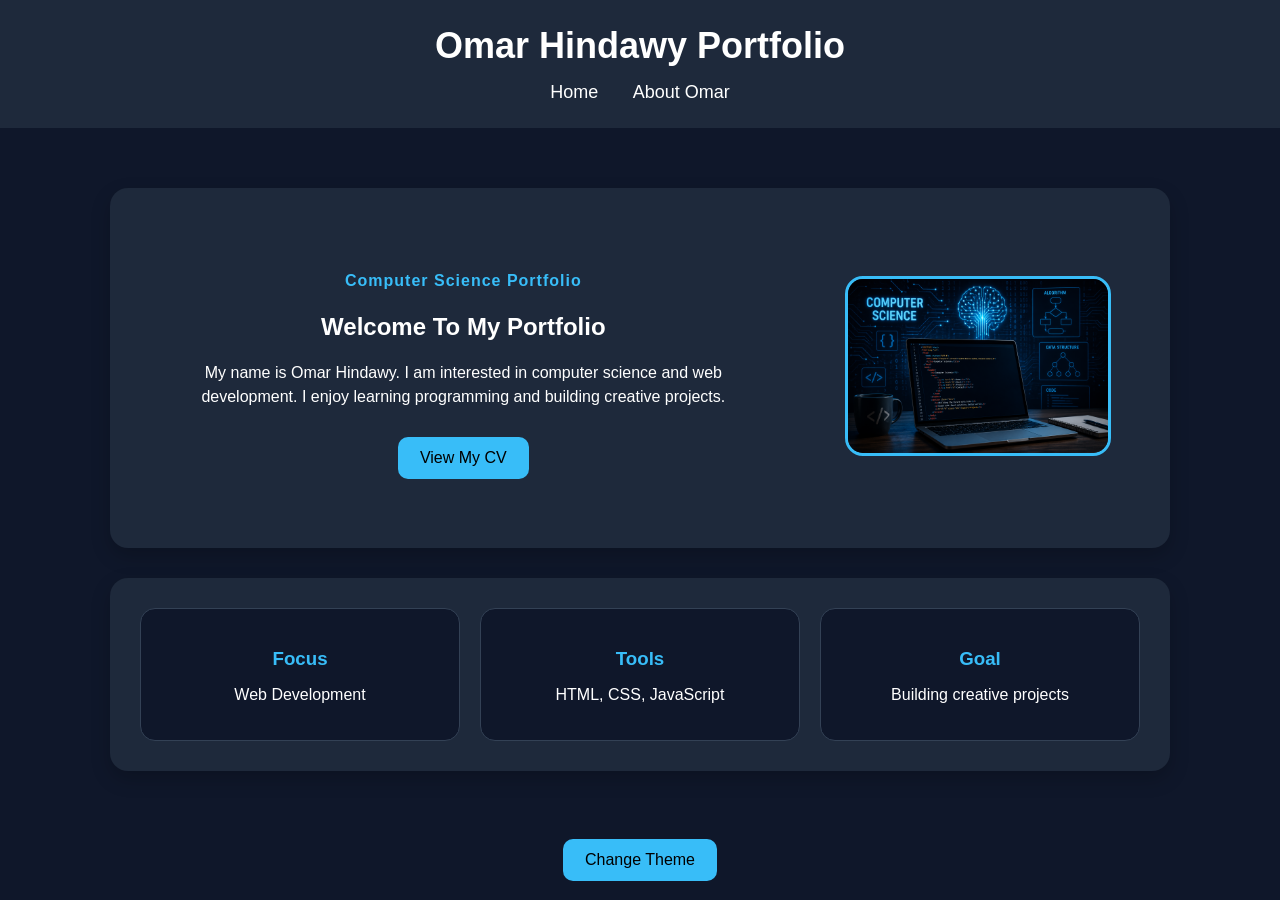
<file: index.html>
<!DOCTYPE html>
<html lang="en">

<head>
    <meta charset="UTF-8">
    <!-- new: viewport makes the website responsive on different screen sizes -->
    <meta name="viewport" content="width=device-width, initial-scale=1.0">
    <title>Omar Hindawy Portfolio</title>
    <link rel="stylesheet" href="style.css">
</head>

<body>

<header>
    <!-- new: heading content is updated using JavaScript from data.json -->
    <h1 id="homeName">Omar Hindawy Portfolio</h1>

    <nav>
        <a href="index.html">Home</a>
        <a href="cv.html">About Omar</a>
    </nav>
</header>

<main>
    <section class="hero reveal active">
        <div class="heroText">
            <p class="smallTitle">Computer Science Portfolio</p>

            <h2>Welcome To My Portfolio</h2>

            <!-- new: paragraph content is loaded from data.json -->
            <p id="homeAbout"></p>

            <a href="cv.html">
                <button>View My CV</button>
            </a>
        </div>

        <div class="heroImage">
            <img src="image for project.png" alt="Omar Hindawy">
        </div>
    </section>

    <section class="quickFacts reveal active">
        <div>
            <h3>Focus</h3>
            <p>Web Development</p>
        </div>

        <div>
            <h3>Tools</h3>
            <p>HTML, CSS, JavaScript</p>
        </div>

        <div>
            <h3>Goal</h3>
            <p>Building creative projects</p>
        </div>
    </section>
</main>

<button id="themeButton">Change Theme</button>

<script src="app.js"></script>

</body>

</html>
</file>
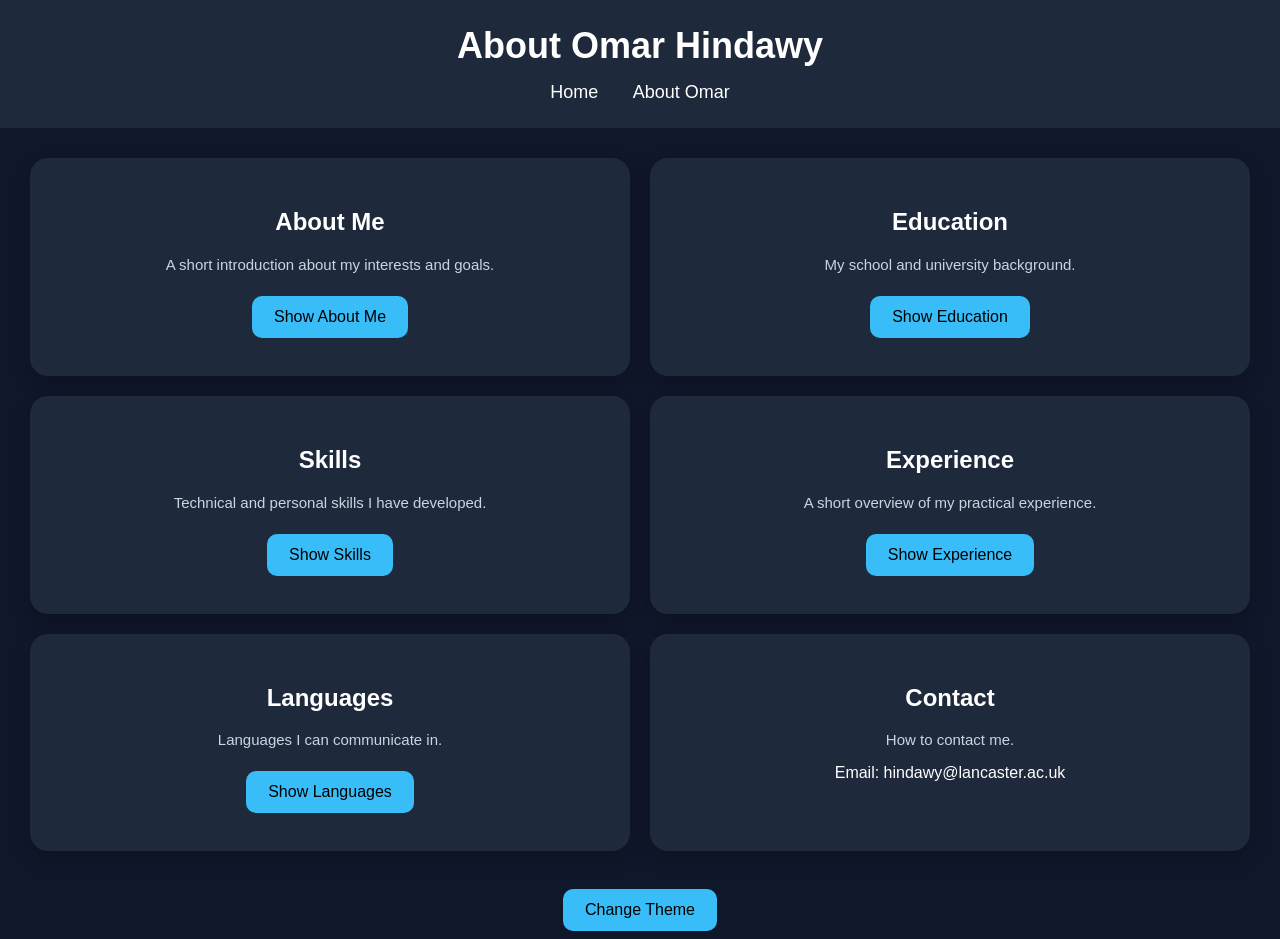
<file: cv.html>
<!DOCTYPE html>
<html lang="en">

<head>
    <meta charset="UTF-8">
    <!-- new: viewport makes the CV page responsive -->
    <meta name="viewport" content="width=device-width, initial-scale=1.0">
    <title>About Omar</title>
    <link rel="stylesheet" href="style.css">
</head>

<body>

<header>
    <!-- new: heading is loaded dynamically from data.json -->
    <h1 id="cvName">About Omar Hindawy</h1>

    <nav>
        <a href="index.html">Home</a>
        <a href="cv.html">About Omar</a>
    </nav>
</header>

<main class="cvGrid">

    <section class="reveal active">
        <h2>About Me</h2>
        <p class="sectionPreview">A short introduction about my interests and goals.</p>
        <!-- new: button toggles a section loaded from JSON -->
        <button id="aboutButton">Show About Me</button>
        <p id="aboutText" class="hiddenContent"></p>
    </section>

    <section class="reveal active">
        <h2>Education</h2>
        <p class="sectionPreview">My school and university background.</p>
        <!-- new: button toggles JSON education list -->
        <button id="educationButton">Show Education</button>
        <ul id="educationList" class="hiddenContent"></ul>
    </section>

    <section class="reveal active">
        <h2>Skills</h2>
        <p class="sectionPreview">Technical and personal skills I have developed.</p>
        <!-- new: button toggles JSON skills list -->
        <button id="skillsButton">Show Skills</button>
        <ul id="skillsList" class="hiddenContent"></ul>
    </section>

    <section class="reveal active">
        <h2>Experience</h2>
        <p class="sectionPreview">A short overview of my practical experience.</p>
        <!-- new: button toggles JSON experience content -->
        <button id="experienceButton">Show Experience</button>
        <p id="experienceText" class="hiddenContent"></p>
    </section>

    <section class="reveal active">
        <h2>Languages</h2>
        <p class="sectionPreview">Languages I can communicate in.</p>
        <!-- new: button toggles JSON languages list -->
        <button id="languagesButton">Show Languages</button>
        <ul id="languagesList" class="hiddenContent"></ul>
    </section>

    <section class="reveal active">
        <h2>Contact</h2>
        <p class="sectionPreview">How to contact me.</p>
        <!-- new: contact is loaded from data.json -->
        <p id="contactText"></p>
    </section>

</main>

<button id="themeButton">Change Theme</button>

<script src="app.js"></script>

</body>

</html>
</file>
<file: style.css>
body {
    font-family: Arial, sans-serif;
    background-color: #0f172a;
    color: white;
    margin: 0;
    padding: 0;
    text-align: center;
}

header {
    background-color: #1e293b;
    padding: 25px;
}

header h1 {
    margin: 0 0 15px 0;
    font-size: 36px;
}

nav a {
    color: white;
    text-decoration: none;
    margin: 15px;
    font-size: 18px;
}

nav a:hover {
    color: #38bdf8;
}

main {
    padding: 30px;
}

section {
    margin: 30px auto;
    padding: 30px;
    background-color: #1e293b;
    border-radius: 18px;
    max-width: 1000px;
    box-shadow: 0 8px 20px rgba(0, 0, 0, 0.2);
}

/* new: using flexbox to place homepage text and image side by side */
.hero {
    display: flex;
    justify-content: space-between;
    align-items: center;
    gap: 30px;
    min-height: 300px;
}

.heroText {
    flex: 2;
}

.heroText p {
    max-width: 600px;
    margin: 20px auto;
    line-height: 1.5;
}

.heroImage {
    flex: 1;
}

.heroImage img {
    width: 260px;
    max-width: 100%;
    border-radius: 18px;
    border: 3px solid #38bdf8;
}

.smallTitle {
    color: #38bdf8;
    font-weight: bold;
    letter-spacing: 1px;
    margin-bottom: 10px;
}

/* new: using flexbox to display quick facts in one row */
.quickFacts {
    display: flex;
    justify-content: space-around;
    gap: 20px;
}

.quickFacts div {
    background-color: #0f172a;
    border-radius: 15px;
    padding: 20px;
    width: 30%;
    border: 1px solid #334155;
}

.quickFacts h3 {
    color: #38bdf8;
    margin-bottom: 10px;
}

/* new: using CSS grid to organize CV sections in two columns */
.cvGrid {
    display: grid;
    grid-template-columns: 1fr 1fr;
    gap: 20px;
}

.cvGrid section {
    width: auto;
    margin: 0;
}

.sectionPreview {
    color: #cbd5e1;
    font-size: 15px;
    margin-bottom: 15px;
}

button {
    background-color: #38bdf8;
    color: black;
    border: none;
    padding: 12px 22px;
    border-radius: 10px;
    font-size: 16px;
    cursor: pointer;
    margin: 8px;
}

button:hover {
    background-color: white;
}

ul {
    list-style-position: inside;
    padding: 0;
}

.hiddenContent {
    display: none;
    margin-top: 15px;
    line-height: 1.6;
}

/* new: scroll reveal starts sections slightly hidden before animation */
.reveal {
    opacity: 0;
    transform: translateY(30px);
    transition: 0.8s;
}

/* new: active class makes hidden sections appear smoothly */
.reveal.active {
    opacity: 1;
    transform: translateY(0);
}

body.lightMode {
    background-color: #f1f5f9;
    color: #0f172a;
}

body.lightMode header {
    background-color: #e2e8f0;
}

body.lightMode nav a {
    color: #0f172a;
}

body.lightMode nav a:hover {
    color: #0284c7;
}

body.lightMode section {
    background-color: #e2e8f0;
    color: #0f172a;
}

body.lightMode .quickFacts div {
    background-color: #f8fafc;
    border: 1px solid #cbd5e1;
}

body.lightMode .sectionPreview {
    color: #475569;
}

body.lightMode button {
    background-color: #38bdf8;
    color: black;
}

body.lightMode button:hover {
    background-color: #0f172a;
    color: white;
}

/* new: media query makes the website responsive on smaller screens */
@media (max-width: 800px) {
    .hero {
        flex-direction: column;
    }

    .cvGrid {
        grid-template-columns: 1fr;
    }

    .quickFacts {
        flex-direction: column;
    }

    .quickFacts div {
        width: auto;
    }
}
</file>
